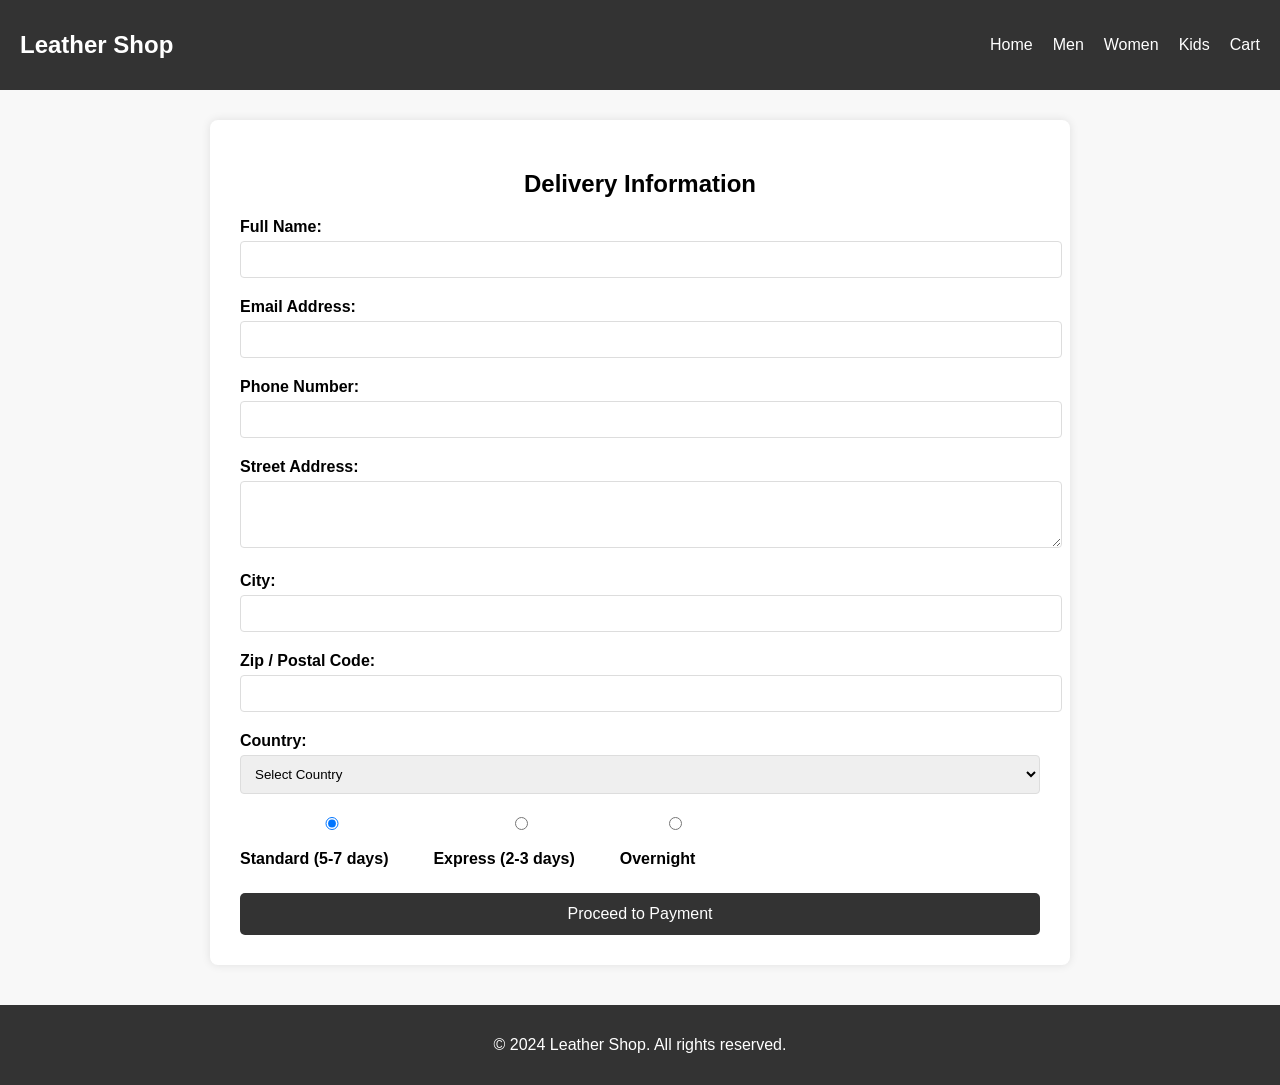
<file: delivery.html>
<!DOCTYPE html>
<html lang="en">
<head>
  <meta charset="UTF-8" />
  <meta name="viewport" content="width=device-width, initial-scale=1.0"/>
  <title>Delivery Details | Leather Shop</title>
  <style>
    body {
      font-family: Arial, sans-serif;
      background-color: #f8f8f8;
      margin: 0;
      padding: 0;
    }

    header {
      background-color: #333;
      color: white;
      padding: 20px;
      display: flex;
      justify-content: space-between;
      align-items: center;
    }

    header .logo {
      font-size: 24px;
      font-weight: bold;
    }

    nav ul {
      list-style: none;
      display: flex;
      gap: 20px;
    }

    nav ul li a {
      color: white;
      text-decoration: none;
    }

    .container {
      max-width: 800px;
      margin: 30px auto;
      background: white;
      padding: 30px;
      border-radius: 8px;
      box-shadow: 0px 0px 10px rgba(0, 0, 0, 0.1);
    }

    h2 {
      text-align: center;
      margin-bottom: 20px;
    }

    form label {
      display: block;
      margin-bottom: 5px;
      font-weight: bold;
    }

    form input,
    form select,
    form textarea {
      width: 100%;
      padding: 10px;
      margin-bottom: 20px;
      border: 1px solid #ddd;
      border-radius: 4px;
    }

    .shipping-options {
      margin-bottom: 20px;
    }

    .shipping-options label {
      display: inline-block;
      margin-right: 15px;
    }

    .btn {
      background-color: #333;
      color: white;
      padding: 12px 25px;
      border: none;
      border-radius: 5px;
      font-size: 16px;
      cursor: pointer;
      display: block;
      width: 100%;
      margin-top: 10px;
    }

    .btn:hover {
      background-color: #555;
    }

    footer {
      text-align: center;
      background-color: #333;
      color: white;
      padding: 15px 0;
      margin-top: 40px;
    }
  </style>
</head>

<body>
  <header>
    <div class="logo">Leather Shop</div>
    <nav>
      <ul>
        <li><a href="website.php">Home</a></li>
        <li><a href="men1.php">Men</a></li>
        <li><a href="women.php">Women</a></li>
        <li><a href="kids.php">Kids</a></li>
        <li><a href="cart.php">Cart</a></li>
      </ul>
    </nav>
  </header>

  <div class="container">
    <h2>Delivery Information</h2>
    <form id="deliveryForm">
      <label for="fullname">Full Name:</label>
      <input type="text" id="fullname" name="fullname" required />

      <label for="email">Email Address:</label>
      <input type="email" id="email" name="email" required />

      <label for="phone">Phone Number:</label>
      <input type="tel" id="phone" name="phone" required />

      <label for="address">Street Address:</label>
      <textarea id="address" name="address" rows="3" required></textarea>

      <label for="city">City:</label>
      <input type="text" id="city" name="city" required />

      <label for="zipcode">Zip / Postal Code:</label>
      <input type="text" id="zipcode" name="zipcode" required />

      <label for="country">Country:</label>
      <select id="country" name="country" required>
        <option value="">Select Country</option>
        <option value="USA">USA</option>
        <option value="India">India</option>
        <option value="UK">UK</option>
        <option value="Australia">Australia</option>
        <!-- Add more countries as needed -->
      </select>

      <div class="shipping-options">
        <label><input type="radio" name="shipping" value="standard" checked /> Standard (5-7 days)</label>
        <label><input type="radio" name="shipping" value="express" /> Express (2-3 days)</label>
        <label><input type="radio" name="shipping" value="overnight" /> Overnight</label>
      </div>

      <button type="submit" class="btn">Proceed to Payment</button>
    </form>
  </div>

  <footer>
    <p>&copy; 2024 Leather Shop. All rights reserved.</p>
  </footer>

  <script>
    document.getElementById("deliveryForm").addEventListener("submit", function (e) {
      e.preventDefault();
  
      const formData = new FormData(this);
  
      fetch("http://localhost/LUXE LEATHER UI/leather_shop/save_delivery.php", {
        method: "POST",
        body: formData,
      })
        .then((res) => res.text())
        .then((data) => {
          if (data.trim() === "success") {
            alert("Delivery details submitted and stored successfully!");
            window.location.href = "payment.html";
          } else {
            alert("Failed to submit delivery details: " + data);
          }
        })
        .catch((err) => {
          alert("Error connecting to server: " + err.message);
        });
    });
  </script>
  
</body>
</html>
</file>
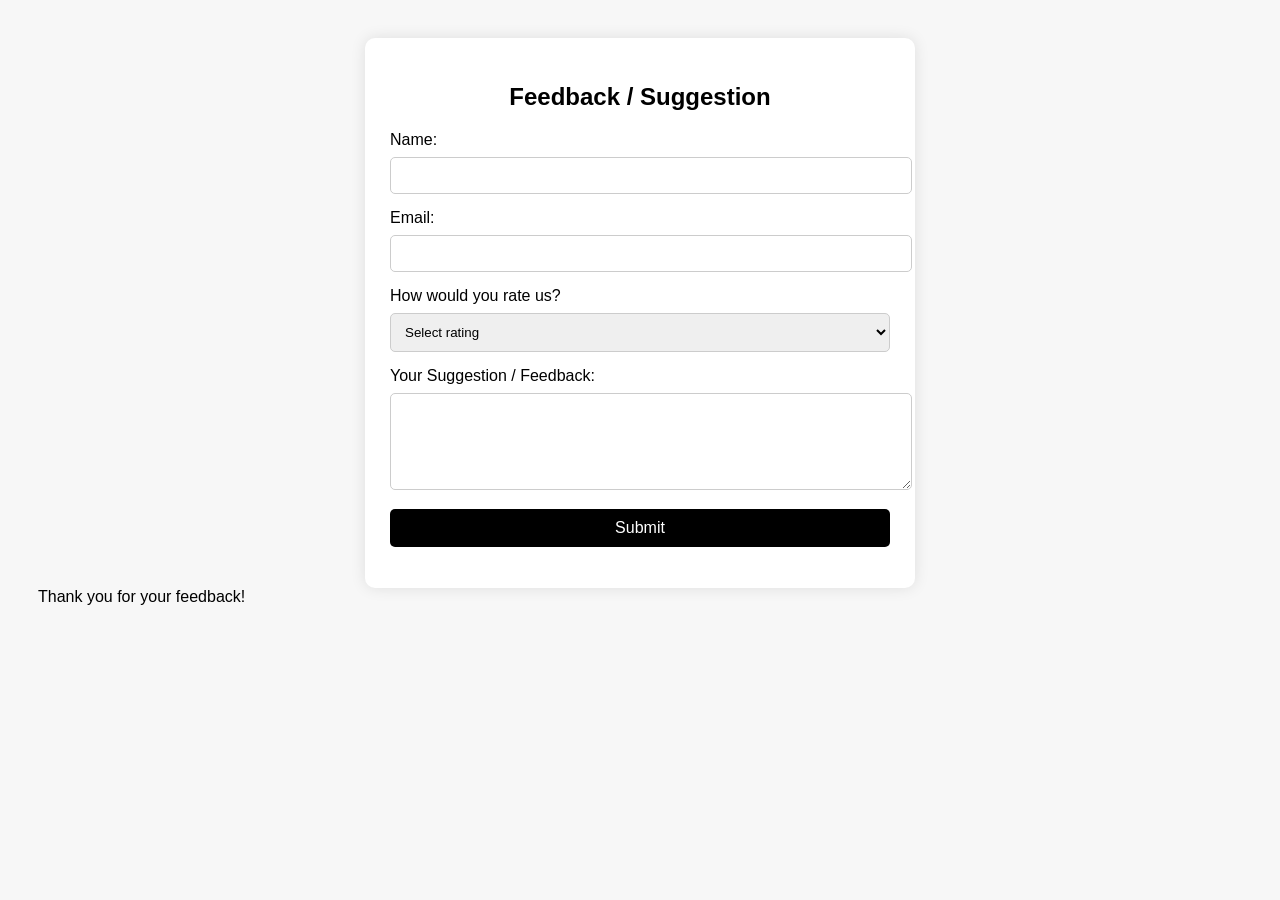
<file: feedback.html>
<!DOCTYPE html>
<html lang="en">
<head>
  <meta charset="UTF-8" />
  <meta name="viewport" content="width=device-width, initial-scale=1.0"/>
  <title>Feedback / Suggestion</title>
  <style>
    body {
      font-family: Arial, sans-serif;
      background: #f7f7f7;
      padding: 30px;
    }
    .feedback-container {
      max-width: 500px;
      margin: auto;
      background: white;
      padding: 25px;
      border-radius: 10px;
      box-shadow: 0 0 15px rgba(0,0,0,0.1);
    }
    h2 {
      text-align: center;
      margin-bottom: 20px;
    }
    input, textarea, select {
      width: 100%;
      padding: 10px;
      margin-top: 8px;
      margin-bottom: 15px;
      border: 1px solid #ccc;
      border-radius: 5px;
    }
    button {
      background-color: #000;
      color: white;
      padding: 10px;
      width: 100%;
      border: none;
      border-radius: 5px;
      cursor: pointer;
      font-size: 16px;
    }
    button:hover {
      background-color: #444;
    }
  </style>
</head>
<body>
  <div class="feedback-container">
    <h2>Feedback / Suggestion</h2>
    <form id="feedbackForm">
      <label for="name">Name:</label>
      <input type="text" id="name" name="name" required />

      <label for="email">Email:</label>
      <input type="email" id="email" name="email" required />

      <label for="rating">How would you rate us?</label>
      <select id="rating" name="rating" required>
        <option value="" disabled selected>Select rating</option>
        <option value="5">5 - Excellent</option>
        <option value="4">4 - Very Good</option>
        <option value="3">3 - Good</option>
        <option value="2">2 - Fair</option>
        <option value="1">1 - Poor</option>
      </select>

      <label for="message">Your Suggestion / Feedback:</label>
      <textarea id="message" name="message" rows="5" required></textarea>

      <button type="submit">Submit</button>
    </form>
    <p id="responseMessage" style="text-align:center; color:green; margin-top:10px;"></p>
  </div>

  <script>
    document.getElementById("feedbackForm").addEventListener("submit", function(e) {
      e.preventDefault();

      const formData = new FormData(this);

      fetch("http://localhost/LUXE LEATHER UI/leather_shop/save_feedback.php", {
        method: "POST",
        body: formData
      })
      .then(res => res.text())
      .then(data => {
        document.getElementById("responseMessage").textContent = "Thank you for your feedback!";
        document.getElementById("feedbackForm").reset();
      }) 
      .catch(err => {
        document.getElementById("responseMessage").textContent = "There was an error submitting the form.";
      });
    });
  </script>
</body>
</html>
Thank you for your feedback!
</file>
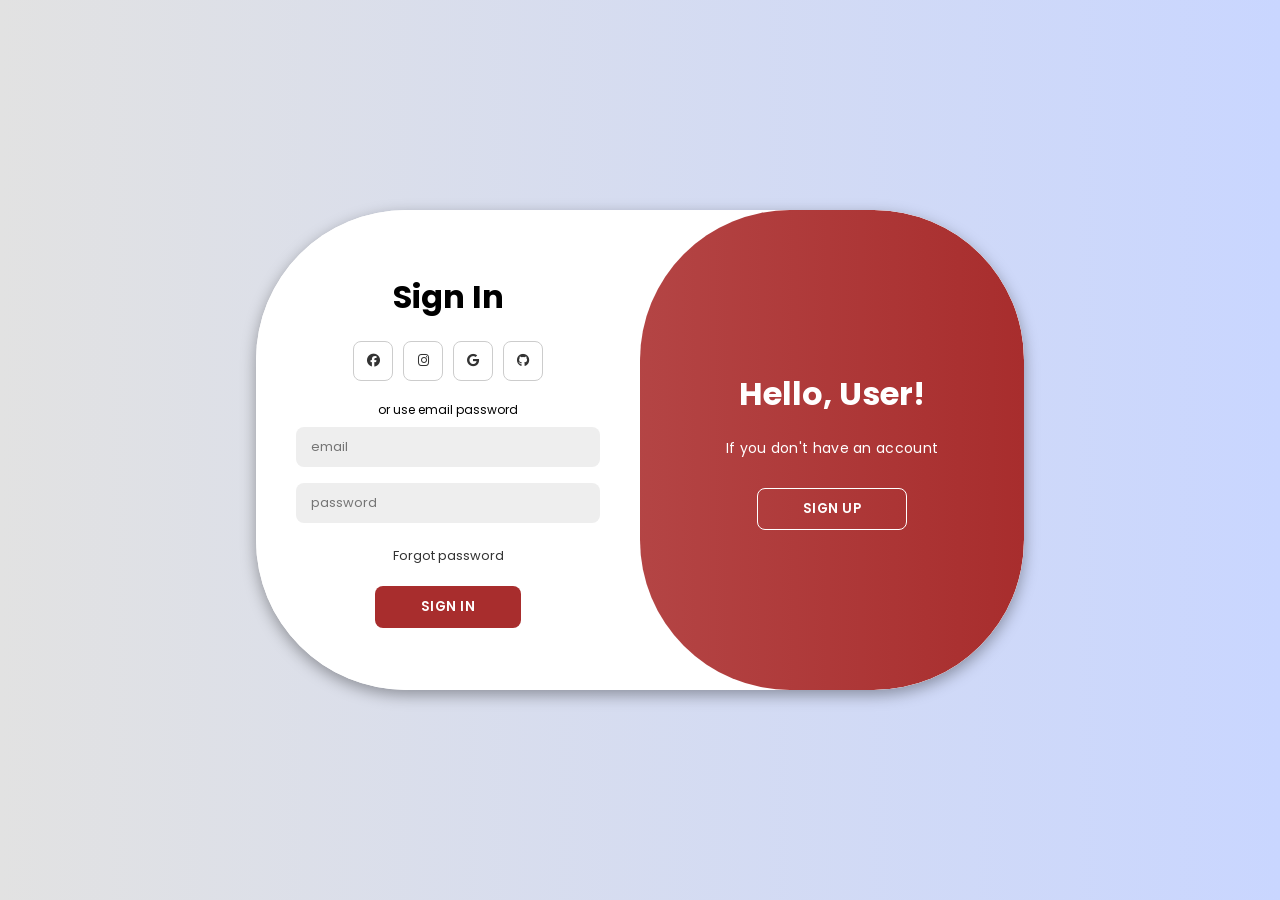
<file: leather_shop/login.html>
<!DOCTYPE html>
<html lang="en">
  <head>
    <meta charset="UTF-8" />
    <meta name="viewport" content="width=device-width, initial-scale=1.0" />
    <link rel="stylesheet" href="stylesss.css" />
    <link
      rel="stylesheet"
      href="https://cdnjs.cloudflare.com/ajax/libs/font-awesome/6.5.2/css/all.min.css"
      integrity="sha512-SnH5WK+bZxgPHs44uWIX+LLJAJ9/2PkPKZ5QiAj6Ta86w+fsb2TkcmfRyVX3pBnMFcV7oQPJkl9QevSCWr3W6A=="
      crossorigin="anonymous"
      referrerpolicy="no-referrer"
    />
    <link rel="preconnect" href="https://fonts.googleapis.com" />
    <link rel="preconnect" href="https://fonts.gstatic.com" crossorigin />
    <link
      href="https://fonts.googleapis.com/css2?family=Poppins:ital,wght@0,100;0,200;0,300;0,400;0,500;0,600;0,700;0,800;0,900;1,100;1,200;1,300;1,400;1,500;1,600;1,700;1,800;1,900&display=swap"
      rel="stylesheet"
    />
    <title>Login Page</title>
  </head>
  <body>
    <div class="container" id="container">
      <div class="sign-up">
   <form action="login_backend.php" method="POST">
    <h1>Create Account</h1>
    <div class="icons">
        <a href="#" class="icon"><i class="fa-brands fa-facebook"></i></a>
        <a href="#" class="icon"><i class="fa-brands fa-instagram"></i></a>
        <a href="#" class="icon"><i class="fa-brands fa-google"></i></a>
        <a href="#" class="icon"><i class="fa-brands fa-github"></i></a>
    </div>
    <span>or use email for registration</span>
    <input type="text" name="name" placeholder="name" required />
    <input type="text" name="email" placeholder="email" required />
    <input type="password" name="password" placeholder="password" required />
    <button type="submit" name="signup">Sign Up</button>
  </form>

      </div>
      <div class="sign-in">
    <form action="login_backend.php" method="POST">
    <h1>Sign In</h1>
    <div class="icons">
        <a href="#" class="icon"><i class="fa-brands fa-facebook"></i></a>
        <a href="#" class="icon"><i class="fa-brands fa-instagram"></i></a>
        <a href="#" class="icon"><i class="fa-brands fa-google"></i></a>
        <a href="#" class="icon"><i class="fa-brands fa-github"></i></a>
    </div>
    <span>or use email password</span>
    <input type="text" name="email" placeholder="email" required />
    <input type="password" name="password" placeholder="password" required />
    <a href="#">Forgot password</a>
    <button type="submit" name="signin">Sign In</button>
   </form>
      </div>
      <div class="toogle-container">
        <div class="toogle">
          <div class="toogle-panel toogle-left">
            <h1>Welcome User!</h1>
            <p>If you already have an account</p>
            <button class="hidden" id="login">Sign In</button>
          </div>
          <div class="toogle-panel toogle-right">
            <h1>Hello, User!</h1>
            <p>If you don't have an account</p>
            <button class="hidden" id="register">Sign Up</button>
          </div>
        </div>
      </div>
    </div>
    <script src="script.js"></script>
  </body>
</html>
</file>
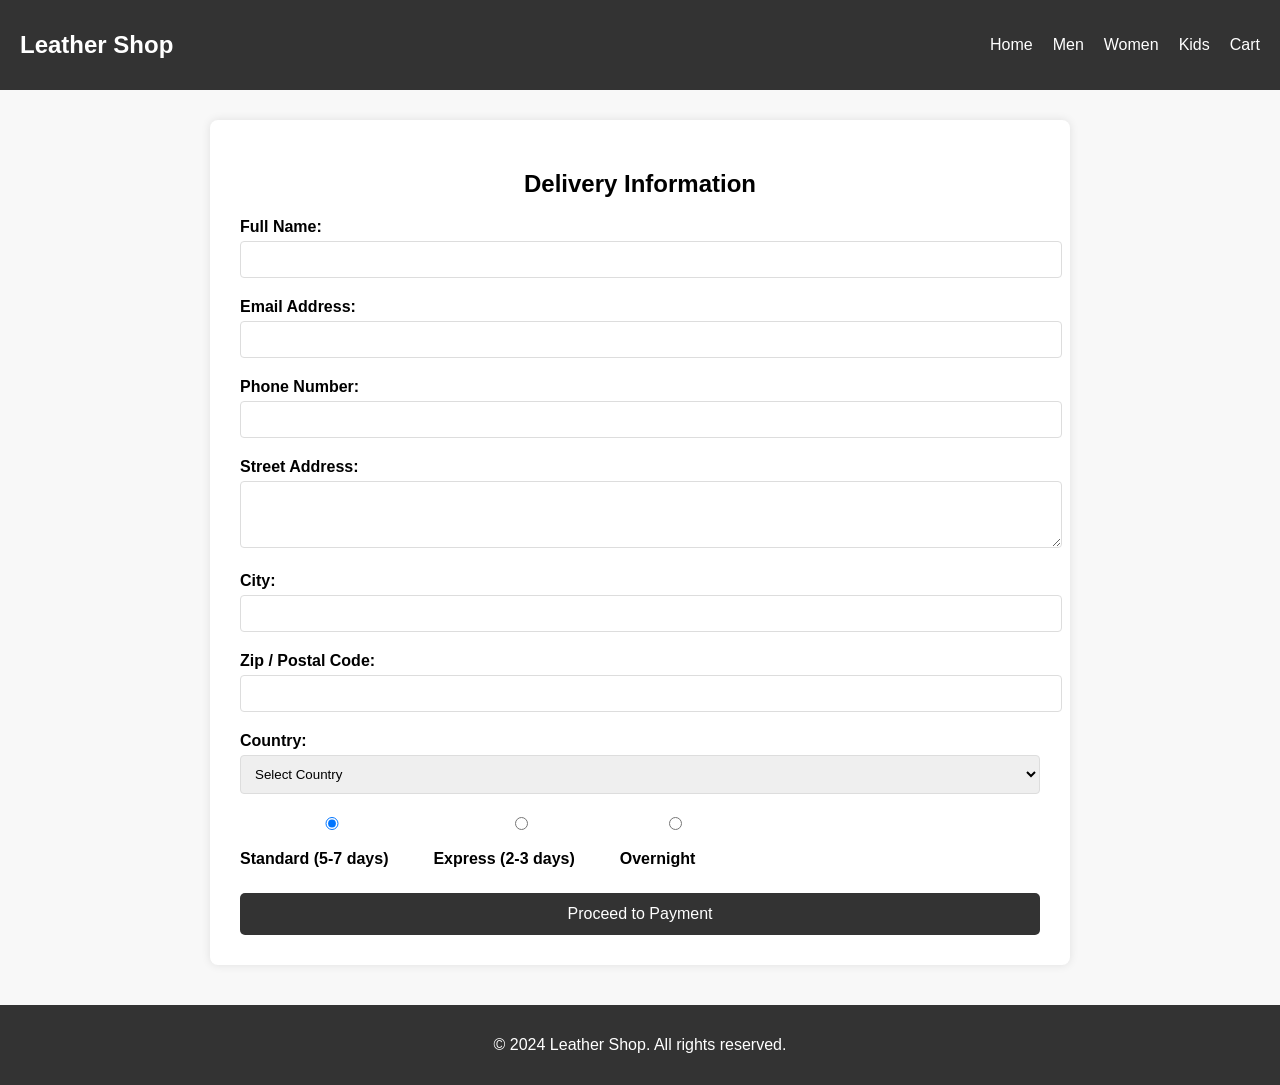
<file: LUXE LEATHER UI/delivery.html>
<!DOCTYPE html>
<html lang="en">
<head>
  <meta charset="UTF-8" />
  <meta name="viewport" content="width=device-width, initial-scale=1.0"/>
  <title>Delivery Details | Leather Shop</title>
  <style>
    body {
      font-family: Arial, sans-serif;
      background-color: #f8f8f8;
      margin: 0;
      padding: 0;
    }

    header {
      background-color: #333;
      color: white;
      padding: 20px;
      display: flex;
      justify-content: space-between;
      align-items: center;
    }

    header .logo {
      font-size: 24px;
      font-weight: bold;
    }

    nav ul {
      list-style: none;
      display: flex;
      gap: 20px;
    }

    nav ul li a {
      color: white;
      text-decoration: none;
    }

    .container {
      max-width: 800px;
      margin: 30px auto;
      background: white;
      padding: 30px;
      border-radius: 8px;
      box-shadow: 0px 0px 10px rgba(0, 0, 0, 0.1);
    }

    h2 {
      text-align: center;
      margin-bottom: 20px;
    }

    form label {
      display: block;
      margin-bottom: 5px;
      font-weight: bold;
    }

    form input,
    form select,
    form textarea {
      width: 100%;
      padding: 10px;
      margin-bottom: 20px;
      border: 1px solid #ddd;
      border-radius: 4px;
    }

    .shipping-options {
      margin-bottom: 20px;
    }

    .shipping-options label {
      display: inline-block;
      margin-right: 15px;
    }

    .btn {
      background-color: #333;
      color: white;
      padding: 12px 25px;
      border: none;
      border-radius: 5px;
      font-size: 16px;
      cursor: pointer;
      display: block;
      width: 100%;
      margin-top: 10px;
    }

    .btn:hover {
      background-color: #555;
    }

    footer {
      text-align: center;
      background-color: #333;
      color: white;
      padding: 15px 0;
      margin-top: 40px;
    }
  </style>
</head>

<body>
  <header>
    <div class="logo">Leather Shop</div>
    <nav>
      <ul>
        <li><a href="website.php">Home</a></li>
        <li><a href="men1.php">Men</a></li>
        <li><a href="women.php">Women</a></li>
        <li><a href="kids.php">Kids</a></li>
        <li><a href="cart.php">Cart</a></li>
      </ul>
    </nav>
  </header>

  <div class="container">
    <h2>Delivery Information</h2>
    <form id="deliveryForm">
      <label for="fullname">Full Name:</label>
      <input type="text" id="fullname" name="fullname" required />

      <label for="email">Email Address:</label>
      <input type="email" id="email" name="email" required />

      <label for="phone">Phone Number:</label>
      <input type="tel" id="phone" name="phone" required />

      <label for="address">Street Address:</label>
      <textarea id="address" name="address" rows="3" required></textarea>

      <label for="city">City:</label>
      <input type="text" id="city" name="city" required />

      <label for="zipcode">Zip / Postal Code:</label>
      <input type="text" id="zipcode" name="zipcode" required />

      <label for="country">Country:</label>
      <select id="country" name="country" required>
        <option value="">Select Country</option>
        <option value="USA">USA</option>
        <option value="India">India</option>
        <option value="UK">UK</option>
        <option value="Australia">Australia</option>
        <!-- Add more countries as needed -->
      </select>

      <div class="shipping-options">
        <label><input type="radio" name="shipping" value="standard" checked /> Standard (5-7 days)</label>
        <label><input type="radio" name="shipping" value="express" /> Express (2-3 days)</label>
        <label><input type="radio" name="shipping" value="overnight" /> Overnight</label>
      </div>

      <button type="submit" class="btn">Proceed to Payment</button>
    </form>
  </div>

  <footer>
    <p>&copy; 2024 Leather Shop. All rights reserved.</p>
  </footer>

  <script>
    document.getElementById("deliveryForm").addEventListener("submit", function (e) {
      e.preventDefault();
  
      const formData = new FormData(this);
  
      fetch("http://localhost/LUXE LEATHER UI/leather_shop/save_delivery.php", {
        method: "POST",
        body: formData,
      })
        .then((res) => res.text())
        .then((data) => {
          if (data.trim() === "success") {
            alert("Delivery details submitted and stored successfully!");
            window.location.href = "payment.html";
          } else {
            alert("Failed to submit delivery details: " + data);
          }
        })
        .catch((err) => {
          alert("Error connecting to server: " + err.message);
        });
    });
  </script>
  
</body>
</html>
</file>
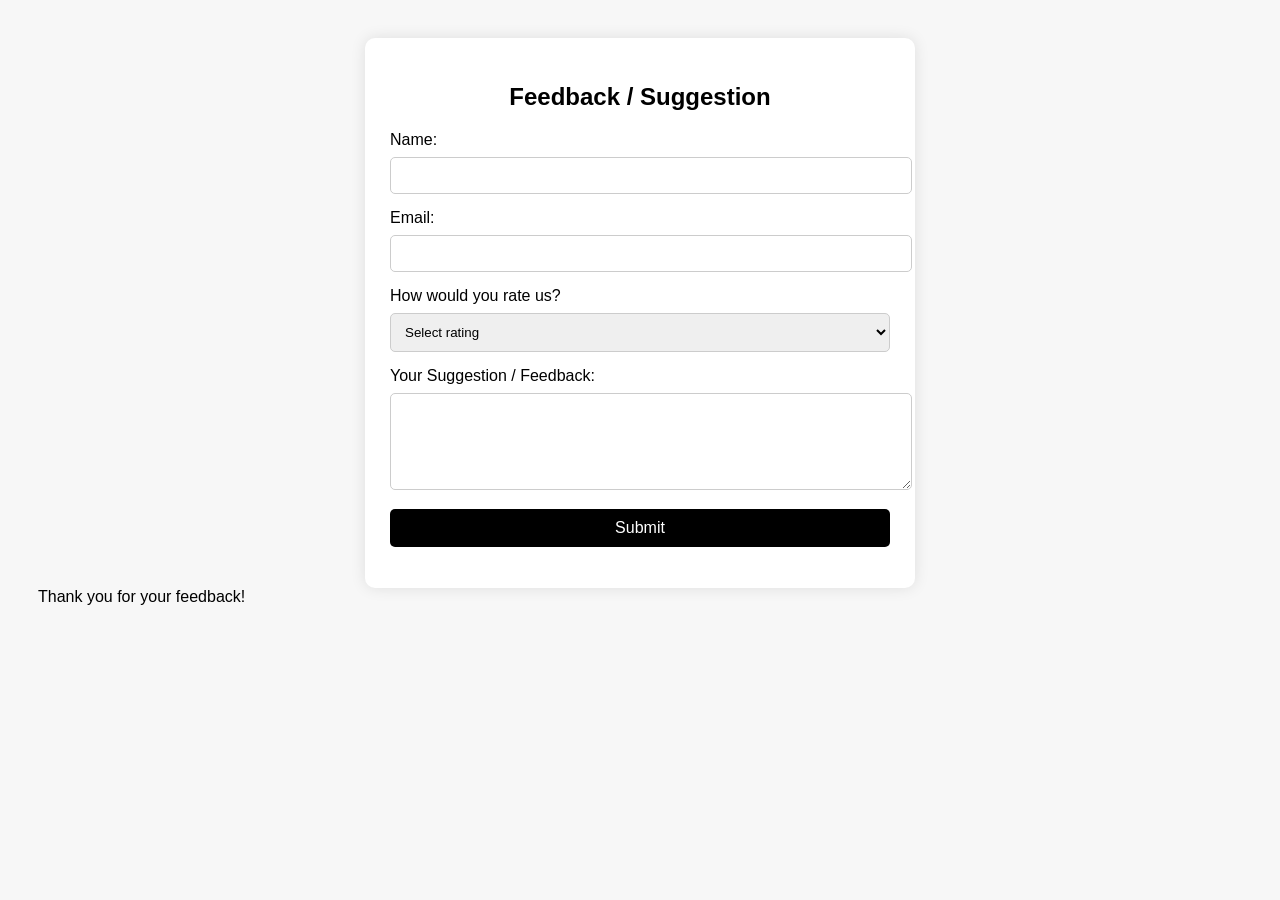
<file: LUXE LEATHER UI/feedback.html>
<!DOCTYPE html>
<html lang="en">
<head>
  <meta charset="UTF-8" />
  <meta name="viewport" content="width=device-width, initial-scale=1.0"/>
  <title>Feedback / Suggestion</title>
  <style>
    body {
      font-family: Arial, sans-serif;
      background: #f7f7f7;
      padding: 30px;
    }
    .feedback-container {
      max-width: 500px;
      margin: auto;
      background: white;
      padding: 25px;
      border-radius: 10px;
      box-shadow: 0 0 15px rgba(0,0,0,0.1);
    }
    h2 {
      text-align: center;
      margin-bottom: 20px;
    }
    input, textarea, select {
      width: 100%;
      padding: 10px;
      margin-top: 8px;
      margin-bottom: 15px;
      border: 1px solid #ccc;
      border-radius: 5px;
    }
    button {
      background-color: #000;
      color: white;
      padding: 10px;
      width: 100%;
      border: none;
      border-radius: 5px;
      cursor: pointer;
      font-size: 16px;
    }
    button:hover {
      background-color: #444;
    }
  </style>
</head>
<body>
  <div class="feedback-container">
    <h2>Feedback / Suggestion</h2>
    <form id="feedbackForm">
      <label for="name">Name:</label>
      <input type="text" id="name" name="name" required />

      <label for="email">Email:</label>
      <input type="email" id="email" name="email" required />

      <label for="rating">How would you rate us?</label>
      <select id="rating" name="rating" required>
        <option value="" disabled selected>Select rating</option>
        <option value="5">5 - Excellent</option>
        <option value="4">4 - Very Good</option>
        <option value="3">3 - Good</option>
        <option value="2">2 - Fair</option>
        <option value="1">1 - Poor</option>
      </select>

      <label for="message">Your Suggestion / Feedback:</label>
      <textarea id="message" name="message" rows="5" required></textarea>

      <button type="submit">Submit</button>
    </form>
    <p id="responseMessage" style="text-align:center; color:green; margin-top:10px;"></p>
  </div>

  <script>
    document.getElementById("feedbackForm").addEventListener("submit", function(e) {
      e.preventDefault();

      const formData = new FormData(this);

      fetch("http://localhost/LUXE LEATHER UI/leather_shop/save_feedback.php", {
        method: "POST",
        body: formData
      })
      .then(res => res.text())
      .then(data => {
        document.getElementById("responseMessage").textContent = "Thank you for your feedback!";
        document.getElementById("feedbackForm").reset();
      }) 
      .catch(err => {
        document.getElementById("responseMessage").textContent = "There was an error submitting the form.";
      });
    });
  </script>
</body>
</html>
Thank you for your feedback!
</file>
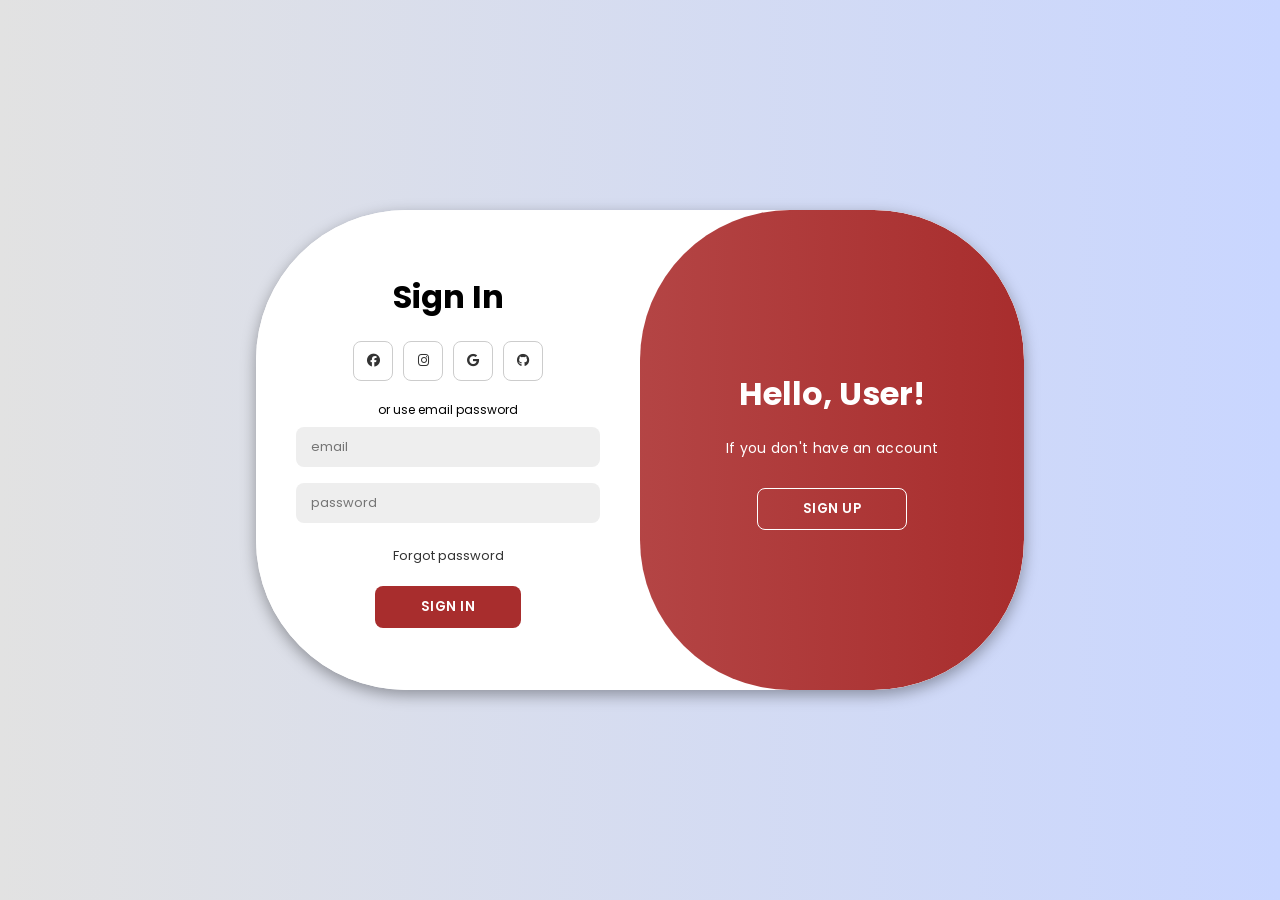
<file: LUXE LEATHER UI/leather_shop/login.html>
<!DOCTYPE html>
<html lang="en">
  <head>
    <meta charset="UTF-8" />
    <meta name="viewport" content="width=device-width, initial-scale=1.0" />
    <link rel="stylesheet" href="stylesss.css" />
    <link
      rel="stylesheet"
      href="https://cdnjs.cloudflare.com/ajax/libs/font-awesome/6.5.2/css/all.min.css"
      integrity="sha512-SnH5WK+bZxgPHs44uWIX+LLJAJ9/2PkPKZ5QiAj6Ta86w+fsb2TkcmfRyVX3pBnMFcV7oQPJkl9QevSCWr3W6A=="
      crossorigin="anonymous"
      referrerpolicy="no-referrer"
    />
    <link rel="preconnect" href="https://fonts.googleapis.com" />
    <link rel="preconnect" href="https://fonts.gstatic.com" crossorigin />
    <link
      href="https://fonts.googleapis.com/css2?family=Poppins:ital,wght@0,100;0,200;0,300;0,400;0,500;0,600;0,700;0,800;0,900;1,100;1,200;1,300;1,400;1,500;1,600;1,700;1,800;1,900&display=swap"
      rel="stylesheet"
    />
    <title>Login Page</title>
  </head>
  <body>
    <div class="container" id="container">
      <div class="sign-up">
   <form action="login_backend.php" method="POST">
    <h1>Create Account</h1>
    <div class="icons">
        <a href="#" class="icon"><i class="fa-brands fa-facebook"></i></a>
        <a href="#" class="icon"><i class="fa-brands fa-instagram"></i></a>
        <a href="#" class="icon"><i class="fa-brands fa-google"></i></a>
        <a href="#" class="icon"><i class="fa-brands fa-github"></i></a>
    </div>
    <span>or use email for registration</span>
    <input type="text" name="name" placeholder="name" required />
    <input type="text" name="email" placeholder="email" required />
    <input type="password" name="password" placeholder="password" required />
    <button type="submit" name="signup">Sign Up</button>
  </form>

      </div>
      <div class="sign-in">
    <form action="login_backend.php" method="POST">
    <h1>Sign In</h1>
    <div class="icons">
        <a href="#" class="icon"><i class="fa-brands fa-facebook"></i></a>
        <a href="#" class="icon"><i class="fa-brands fa-instagram"></i></a>
        <a href="#" class="icon"><i class="fa-brands fa-google"></i></a>
        <a href="#" class="icon"><i class="fa-brands fa-github"></i></a>
    </div>
    <span>or use email password</span>
    <input type="text" name="email" placeholder="email" required />
    <input type="password" name="password" placeholder="password" required />
    <a href="#">Forgot password</a>
    <button type="submit" name="signin">Sign In</button>
   </form>
      </div>
      <div class="toogle-container">
        <div class="toogle">
          <div class="toogle-panel toogle-left">
            <h1>Welcome User!</h1>
            <p>If you already have an account</p>
            <button class="hidden" id="login">Sign In</button>
          </div>
          <div class="toogle-panel toogle-right">
            <h1>Hello, User!</h1>
            <p>If you don't have an account</p>
            <button class="hidden" id="register">Sign Up</button>
          </div>
        </div>
      </div>
    </div>
    <script src="script.js"></script>
  </body>
</html>
</file>
<file: leather_shop/stylesss.css>
* {
  margin: 0;
  padding: 0;
  box-sizing: border-box;
  font-family: "Poppins", sans-serif;
}

body {
  background-color: #c9d6ff;
  background: linear-gradient(to right, #e2e2e2, #c9d6ff);
  display: flex;
  align-items: center;
  justify-content: center;
  flex-direction: column;
  height: 100vh;
}

.container {
  background-color: #fff;
  border-radius: 150px;
  box-shadow: 0 5px 15px rgba(0, 0, 0, 0.35);
  position: relative;
  overflow: hidden;
  width: 768px;
  max-width: 100%;
  min-height: 480px;
}

.container p {
  font-size: 14px;
  line-height: 20px;
  letter-spacing: 0.3px;
  margin: 20px 0;
}


.container span {
  font-size: 12px;
}

.container a {
  color: #333;
  font-size: 13px;
  text-decoration: none;
  margin: 15px 0 10px;
}
.container button {
  background-color: #a82d2d;
  color: #fff;
  padding: 10px 45px;
  border: 1px solid transparent;
  border-radius: 8px;
  font-weight: 600;
  letter-spacing: 0.5px;
  text-transform: uppercase;
  margin-top: 10px;
  cursor: pointer;
}

.container button.hidden {
  background-color: transparent;
  border-color: #fff;
}

.container form {
  background-color: #fff;
  display: flex;
  align-items: center;
  justify-content: center;
  flex-direction: column;
  padding: 0 40px;
  height: 100%;
}

.container input {
  background-color: #eee;
  border: none;
  margin: 8px 0;
  padding: 10px 15px;
  font-size: 13px;
  border-radius: 8px;
  width: 100%;
  outline: none;
}

.sign-up, .sign-in {
  position: absolute;
  top: 0;
  height: 100%;
  transition: all 0.6s ease-in-out;
}

.sign-in {
  left: 0;
  width: 50%;
  z-index: 2;
}

.container.active .sign-in {
  transform: translateX(100%);
}

.sign-up {
  left: 0;
  width: 50%;
  z-index: 1;
  opacity: 0;
}

.container.active .sign-up {
  transform: translateX(100%);
  opacity: 1;
  z-index: 5;
  animation: move 0.6s;
}

@keyframes move {
  0%, 49.99%{
    opacity: 0;
    z-index: 1;
  }
   50%, 100%{
    opacity: 1;
    z-index: 5;
  }
}

.icons {
  margin: 20px 0;
}

.icons a {
  border: 1px solid #ccc;
  border-radius: 20%;
  display: inline-flex;
  justify-content: center;
  align-items: center;
  margin: 0 3px;
  width: 40px;
  height: 40px;
}

.toogle-container {
  position: absolute;
  top: 0;
  left: 50%;
  width: 50%;
  height: 100%;
  overflow: hidden;
  border-radius: 150px;
  z-index: 1000;
  transition: all 0.6s ease-in-out;
}

.container.active .toogle-container {
  transform: translateX(-100%);
  border-radius: 150px;
}

.toogle {
  background-color: #a82d2d;
  height: 100%;
  background: linear-gradient(to right, #c05c5c, #a82d2d);
  color: #fff;
  position: relative;
  left: -100%;
  width: 200%;
  transform: translateX(0);
  transition: all 0.6s ease-in-out;
}

.container.active .toogle {
  transform: translateX(50%);
}

.toogle-panel {
  position: absolute;
  width: 50%;
  height: 100%;
  display: flex;
  justify-content: center;
  align-items: center;
  flex-direction: column;
  padding: 0 30px;
  text-align: center;
  top: 0;
  transform: translateX(0);
  transition: all 0.6s ease-in-out;
}

.toogle-left {
  transform: translateX(-200%);
}

.container.active .toogle-left {
  transform: translateX(0);
}

.toogle-right {
  right: 0;
  transform: translateX(0);
}

.container.active .toogle-right {
  transform: translateX(200%);
}
</file>
<file: LUXE LEATHER UI/leather_shop/stylesss.css>
* {
  margin: 0;
  padding: 0;
  box-sizing: border-box;
  font-family: "Poppins", sans-serif;
}

body {
  background-color: #c9d6ff;
  background: linear-gradient(to right, #e2e2e2, #c9d6ff);
  display: flex;
  align-items: center;
  justify-content: center;
  flex-direction: column;
  height: 100vh;
}

.container {
  background-color: #fff;
  border-radius: 150px;
  box-shadow: 0 5px 15px rgba(0, 0, 0, 0.35);
  position: relative;
  overflow: hidden;
  width: 768px;
  max-width: 100%;
  min-height: 480px;
}

.container p {
  font-size: 14px;
  line-height: 20px;
  letter-spacing: 0.3px;
  margin: 20px 0;
}


.container span {
  font-size: 12px;
}

.container a {
  color: #333;
  font-size: 13px;
  text-decoration: none;
  margin: 15px 0 10px;
}
.container button {
  background-color: #a82d2d;
  color: #fff;
  padding: 10px 45px;
  border: 1px solid transparent;
  border-radius: 8px;
  font-weight: 600;
  letter-spacing: 0.5px;
  text-transform: uppercase;
  margin-top: 10px;
  cursor: pointer;
}

.container button.hidden {
  background-color: transparent;
  border-color: #fff;
}

.container form {
  background-color: #fff;
  display: flex;
  align-items: center;
  justify-content: center;
  flex-direction: column;
  padding: 0 40px;
  height: 100%;
}

.container input {
  background-color: #eee;
  border: none;
  margin: 8px 0;
  padding: 10px 15px;
  font-size: 13px;
  border-radius: 8px;
  width: 100%;
  outline: none;
}

.sign-up, .sign-in {
  position: absolute;
  top: 0;
  height: 100%;
  transition: all 0.6s ease-in-out;
}

.sign-in {
  left: 0;
  width: 50%;
  z-index: 2;
}

.container.active .sign-in {
  transform: translateX(100%);
}

.sign-up {
  left: 0;
  width: 50%;
  z-index: 1;
  opacity: 0;
}

.container.active .sign-up {
  transform: translateX(100%);
  opacity: 1;
  z-index: 5;
  animation: move 0.6s;
}

@keyframes move {
  0%, 49.99%{
    opacity: 0;
    z-index: 1;
  }
   50%, 100%{
    opacity: 1;
    z-index: 5;
  }
}

.icons {
  margin: 20px 0;
}

.icons a {
  border: 1px solid #ccc;
  border-radius: 20%;
  display: inline-flex;
  justify-content: center;
  align-items: center;
  margin: 0 3px;
  width: 40px;
  height: 40px;
}

.toogle-container {
  position: absolute;
  top: 0;
  left: 50%;
  width: 50%;
  height: 100%;
  overflow: hidden;
  border-radius: 150px;
  z-index: 1000;
  transition: all 0.6s ease-in-out;
}

.container.active .toogle-container {
  transform: translateX(-100%);
  border-radius: 150px;
}

.toogle {
  background-color: #a82d2d;
  height: 100%;
  background: linear-gradient(to right, #c05c5c, #a82d2d);
  color: #fff;
  position: relative;
  left: -100%;
  width: 200%;
  transform: translateX(0);
  transition: all 0.6s ease-in-out;
}

.container.active .toogle {
  transform: translateX(50%);
}

.toogle-panel {
  position: absolute;
  width: 50%;
  height: 100%;
  display: flex;
  justify-content: center;
  align-items: center;
  flex-direction: column;
  padding: 0 30px;
  text-align: center;
  top: 0;
  transform: translateX(0);
  transition: all 0.6s ease-in-out;
}

.toogle-left {
  transform: translateX(-200%);
}

.container.active .toogle-left {
  transform: translateX(0);
}

.toogle-right {
  right: 0;
  transform: translateX(0);
}

.container.active .toogle-right {
  transform: translateX(200%);
}
</file>
